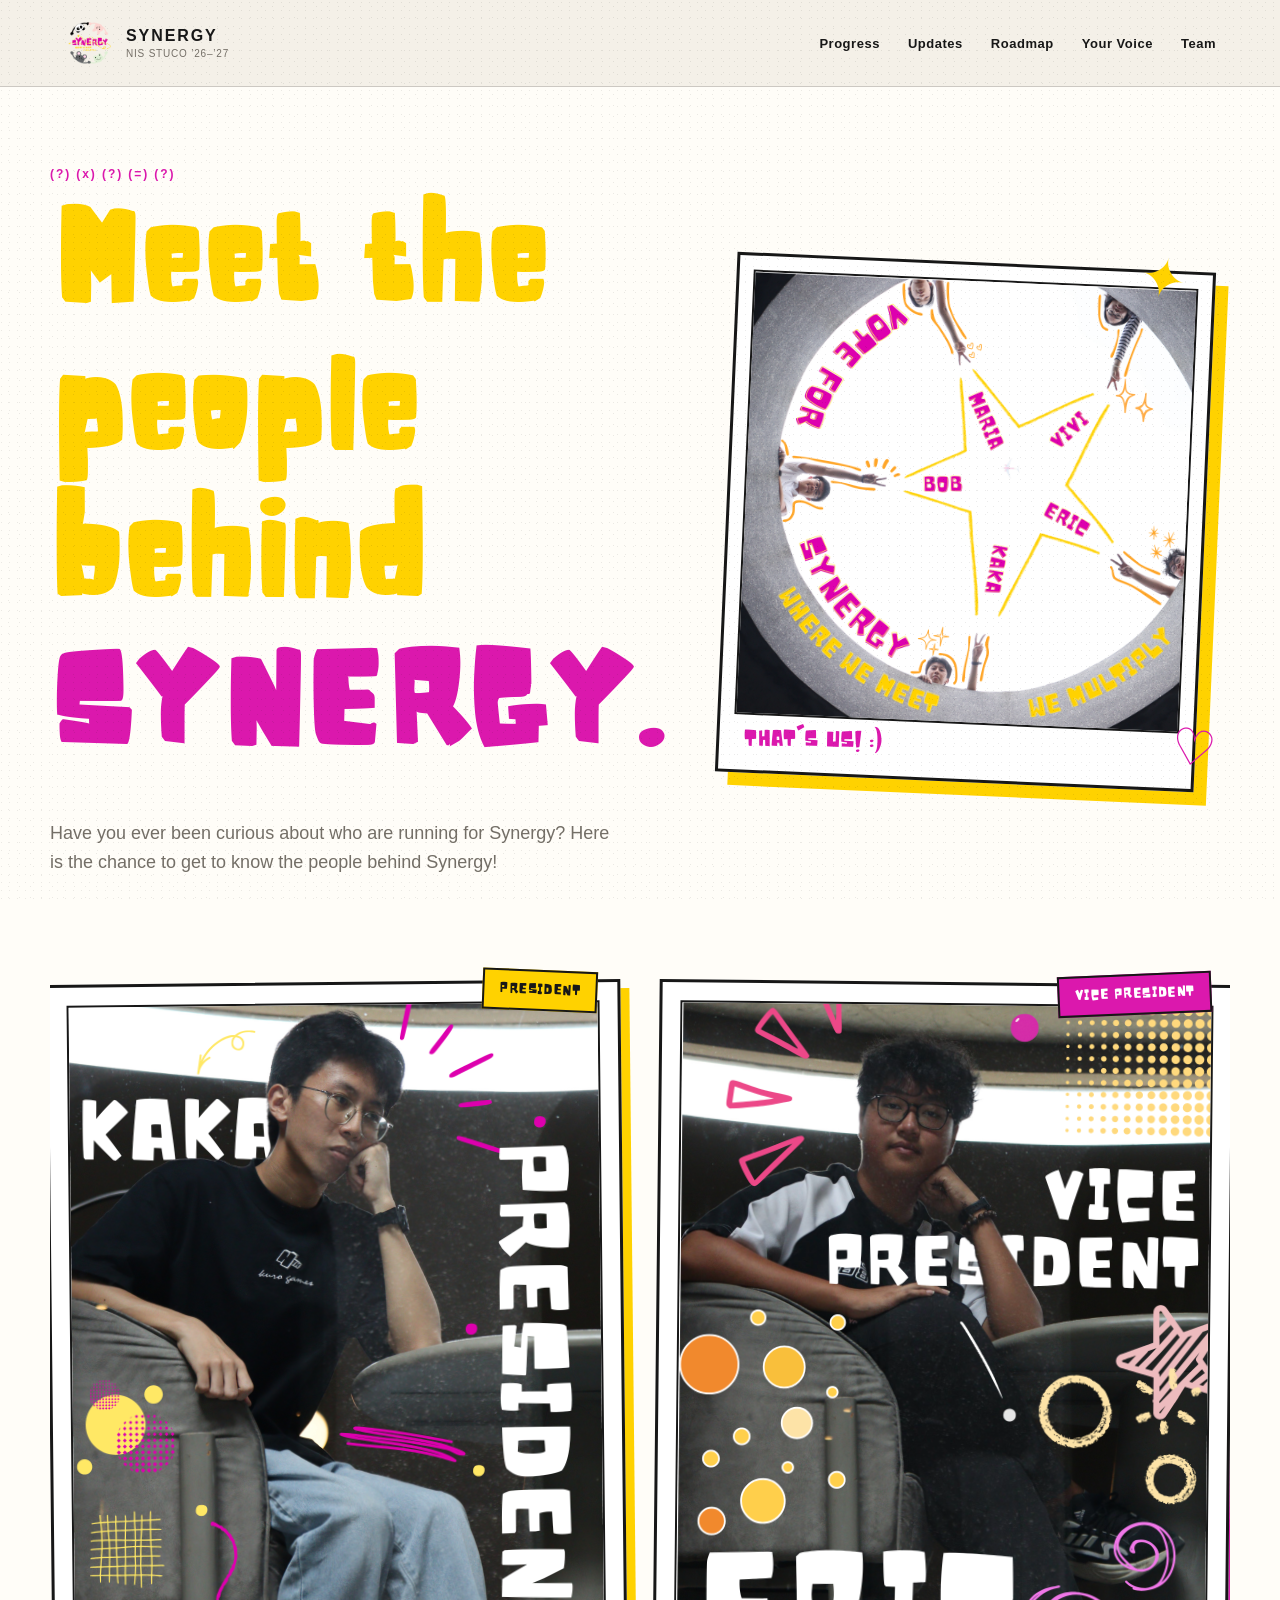
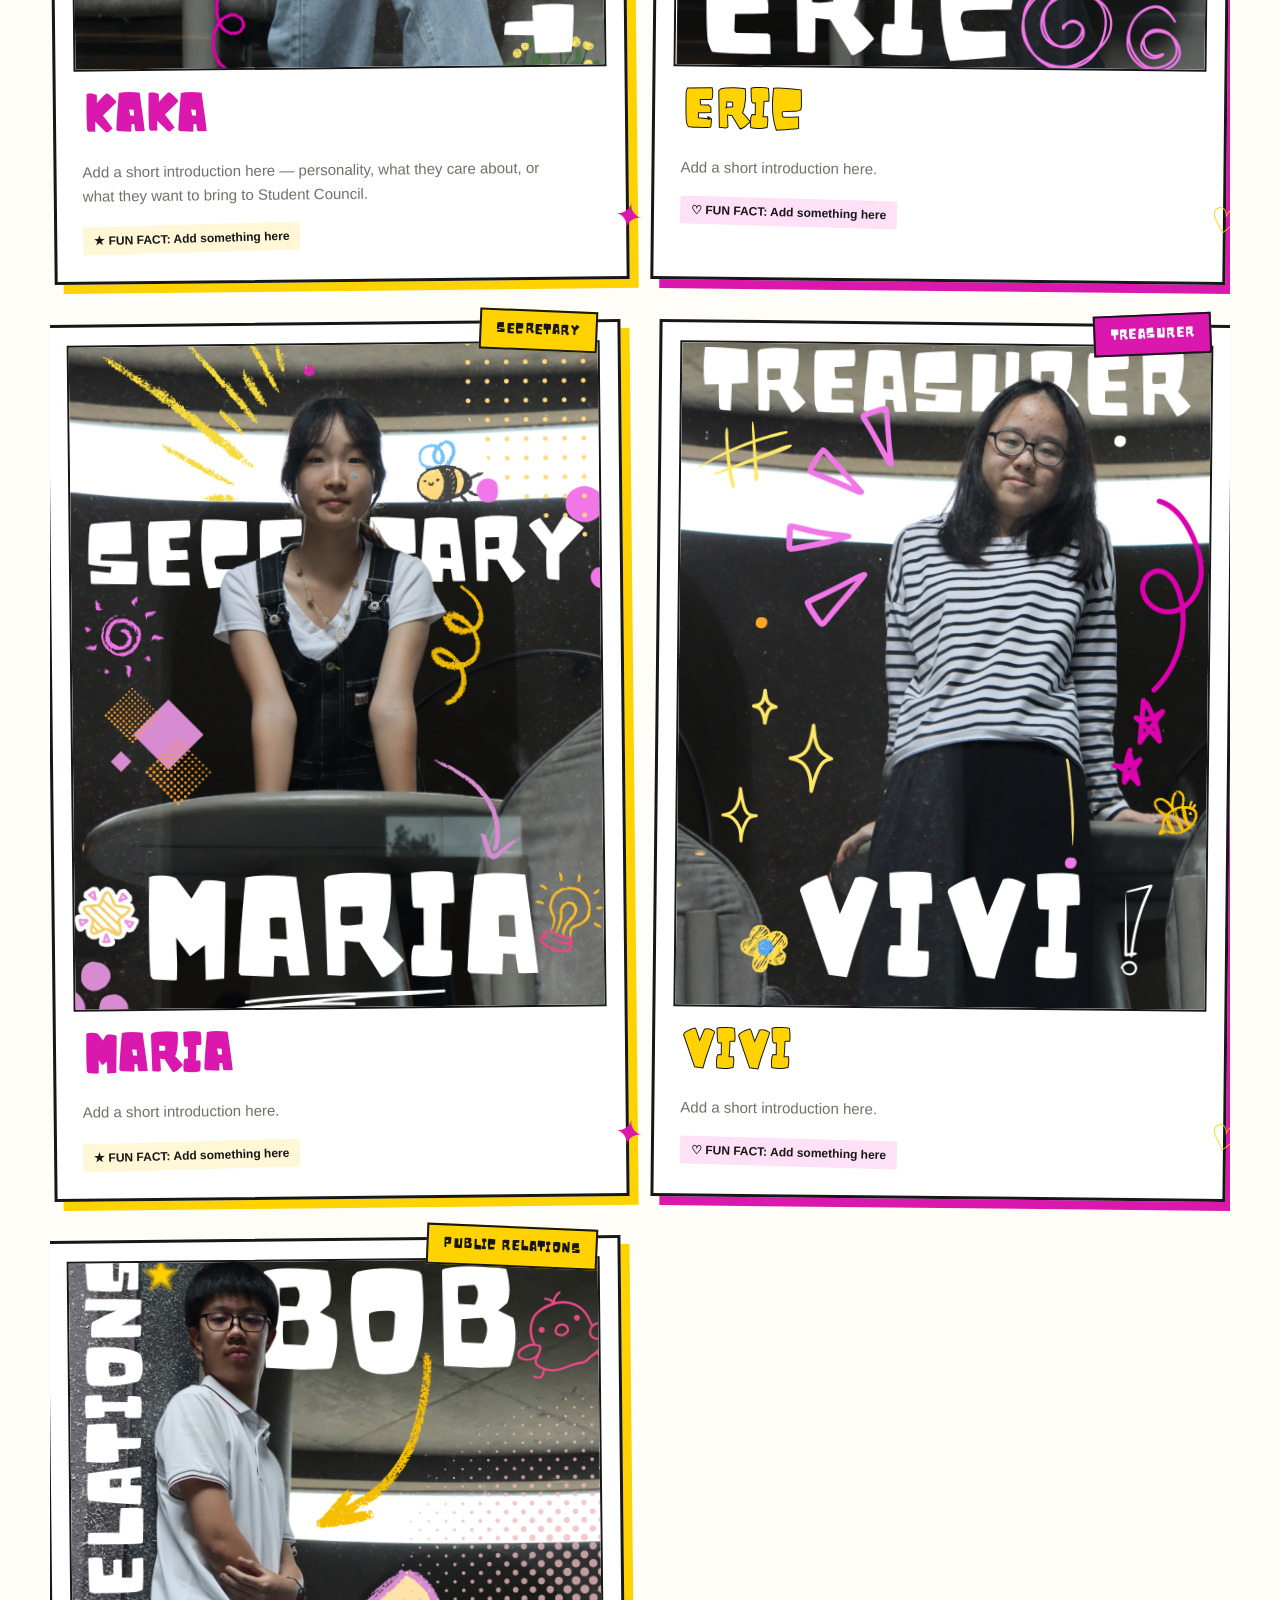
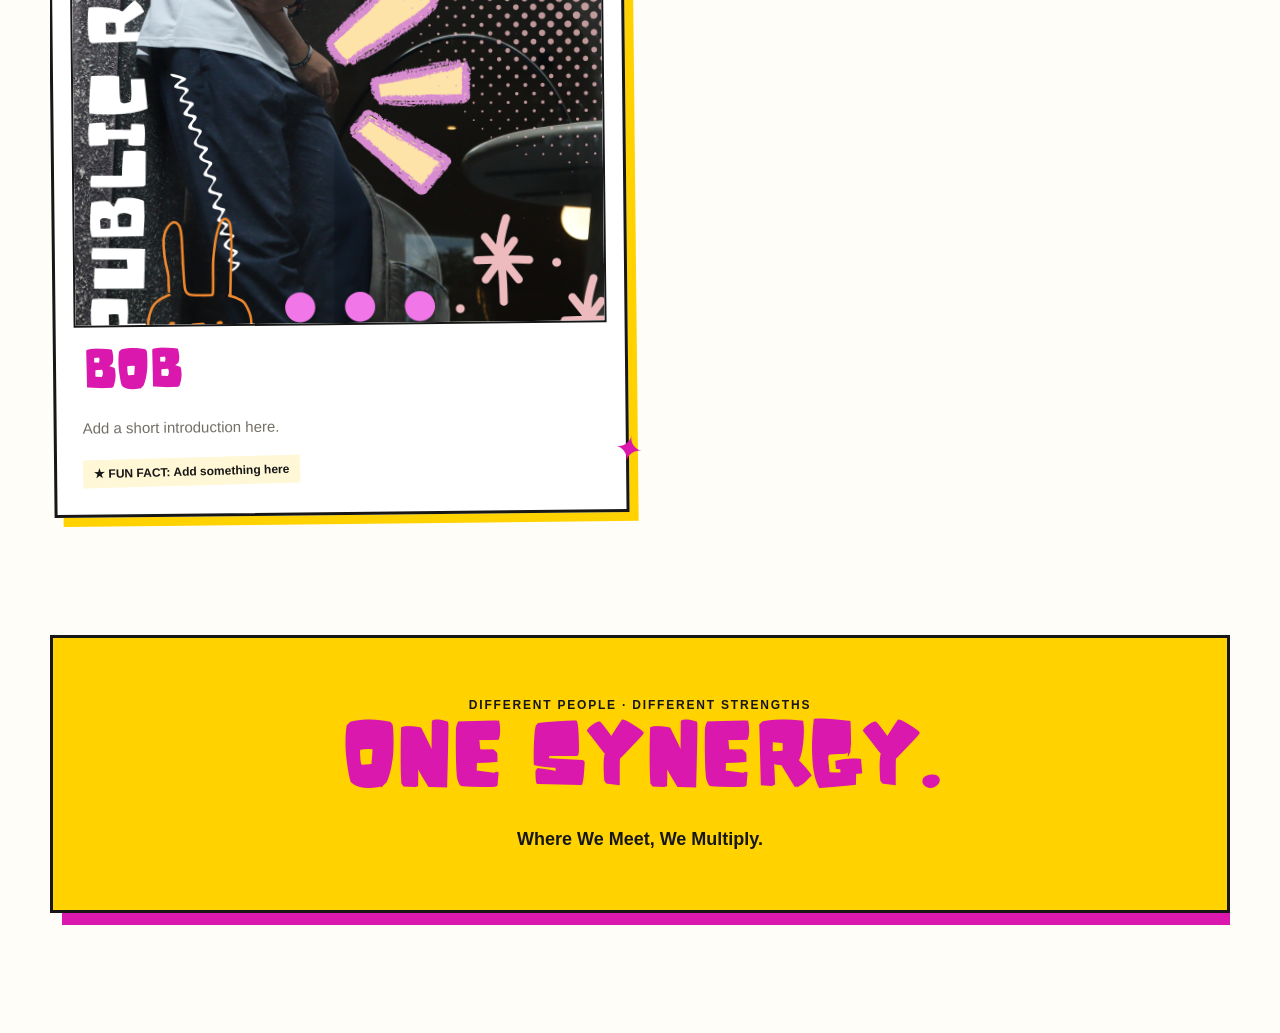
<file: team.html>
<!DOCTYPE html>
<html lang="en">

<head>
  <meta charset="UTF-8">
  <meta name="viewport" content="width=device-width, initial-scale=1.0">

  <title>Meet the Team | SYNERGY</title>

  <link rel="stylesheet" href="style.css">

  <link rel="manifest" href="manifest.json">
  <meta name="theme-color" content="#db18ad">
  <link rel="apple-touch-icon" href="icon-192.png">

  <style>

    .team-page {
      position: relative;
      overflow: hidden;
    }

    .team-hero {
  position: relative;

  display: grid;
  grid-template-columns: 1.05fr 0.95fr;
  gap: 60px;
  align-items: center;

  min-height: 85vh;
  padding: 80px 0 75px;
}

    .team-hero .eyebrow {
      margin-bottom: 18px;
      color: var(--pink);
    }

    .team-hero h1 {
      position: relative;
      z-index: 2;

      max-width: 900px;
      margin: 0;

      font-family: "Noot", sans-serif;
      font-size: clamp(65px, 10vw, 125px);
      line-height: 1.18;
      letter-spacing: 0.01em;

      color: var(--yellow);
    }

    .team-hero h1 .pink {
      color: var(--pink);
    }

    .team-hero h1 .yellow {
      color: var(--yellow);

      -webkit-text-stroke: 1px var(--ink);
    }

    .team-intro {
      max-width: 560px;
      margin: 30px 0 0;

      font-size: 18px;
      line-height: 1.6;
      color: var(--muted);
    }


    /* HERO DOODLES */

    .team-doodle {
      position: absolute;
      z-index: 1;

      font-family: "Noot", sans-serif;
      pointer-events: none;
      user-select: none;
    }

    .team-star-one {
      top: 70px;
      right: 12%;

      color: var(--yellow);
      font-size: 55px;

      transform: rotate(15deg);
    }

    .team-star-two {
      top: 150px;
      right: 5%;

      color: var(--pink);
      font-size: 35px;

      transform: rotate(-10deg);
    }

    .team-heart {
      bottom: 80px;
      right: 20%;

      color: var(--pink);
      font-size: 50px;

      transform: rotate(12deg);
    }

    .team-arrow {
      bottom: 30px;
      left: 48%;

      color: var(--yellow);
      font-size: 60px;

      transform: rotate(15deg);
    }


    /* TEAM GRID */

    .team-grid {
      display: grid;
      grid-template-columns: repeat(2, 1fr);

      gap: 40px 30px;

      padding: 30px 0 120px;
    }


    /* MEMBER CARD */

    .member-card {
      position: relative;

      padding: 18px 18px 28px;

      border: 3px solid var(--ink);
      background: white;

      box-shadow: 9px 9px 0 var(--yellow);

      transition:
        transform 180ms ease,
        box-shadow 180ms ease;
    }

    .member-card:nth-child(even) {
      box-shadow: 9px 9px 0 var(--pink);
    }

    .member-card:nth-child(odd) {
      transform: rotate(-0.6deg);
    }

    .member-card:nth-child(even) {
      transform: rotate(0.6deg);
    }

    .member-card:hover {
      transform: rotate(0deg) translateY(-7px);
      box-shadow: 13px 13px 0 var(--pink);
    }

    .member-card:nth-child(even):hover {
      box-shadow: 13px 13px 0 var(--yellow);
    }


    /* PHOTO */

    .member-photo {
      position: relative;
      overflow: hidden;

      width: 100%;
      aspect-ratio: 4 / 5;

      background: var(--paper-2);
      border: 2px solid var(--ink);
    }

    .member-photo img {
      width: 100%;
      height: 100%;

      display: block;
      object-fit: cover;

      transition: transform 0.4s ease;
    }

    .member-card:hover .member-photo img {
      transform: scale(1.025);
    }


    /* POSITION STICKER */

    .member-role {
      position: absolute;
      top: -13px;
      right: 20px;

      z-index: 5;

      padding: 8px 15px;

      background: var(--yellow);
      border: 2px solid var(--ink);

      font-family: "Noot", sans-serif;
      font-size: 14px;
      letter-spacing: 0.03em;

      transform: rotate(3deg);
    }

    .member-card:nth-child(even) .member-role {
      background: var(--pink);
      color: white;

      transform: rotate(-3deg);
    }


    /* MEMBER TEXT */

    .member-info {
      position: relative;
      padding: 24px 8px 0;
    }

    .member-name {
      margin: 0;

      font-family: "Noot", sans-serif;
      font-size: clamp(35px, 4vw, 52px);
      line-height: 1;

      color: var(--pink);
    }

    .member-card:nth-child(even) .member-name {
      color: var(--yellow);

      -webkit-text-stroke: 1px var(--ink);
    }

    .member-description {
      margin: 14px 0 0;

      max-width: 90%;

      color: var(--muted);
      font-size: 15px;
      line-height: 1.55;
    }


    /* FUN FACT */

    .fun-fact {
      display: inline-block;

      margin-top: 18px;
      padding: 7px 11px;

      background: var(--paper-2);

      font-size: 12px;
      font-weight: 700;

      transform: rotate(-1deg);
    }

    .member-card:nth-child(even) .fun-fact {
      background: #ffe1f7;
      transform: rotate(1deg);
    }


    /* CARD DOODLES */

    .member-card::after {
      content: "✦";

      position: absolute;
      right: -17px;
      bottom: 40px;

      color: var(--pink);
      font-size: 35px;

      transform: rotate(12deg);
    }

    .member-card:nth-child(even)::after {
      content: "♡";
      color: var(--yellow);
    }


    /* GROUP ENDING */

    .team-ending {
      position: relative;

      margin-bottom: 120px;
      padding: 60px 40px;

      text-align: center;

      border: 3px solid var(--ink);

      background: var(--yellow);
      box-shadow: 12px 12px 0 var(--pink);
    }

    .team-ending .tiny {
      margin: 0 0 10px;

      font-size: 12px;
      font-weight: 800;
      letter-spacing: 0.15em;
    }

    .team-ending h2 {
      margin: 0;

      font-family: "Noot", sans-serif;
      font-size: clamp(45px, 7vw, 85px);
      line-height: 1.05;

      color: var(--pink);
    }

    .team-ending p {
      margin: 18px 0 0;

      font-size: 18px;
      font-weight: 700;
    }


    /* MOBILE */

    @media (max-width: 800px) {

      .team-hero {
        padding-top: 70px;
      }

      .team-grid {
        grid-template-columns: 1fr;
        gap: 35px;
      }

      .member-card,
      .member-card:nth-child(even),
      .member-card:nth-child(odd) {
        transform: none;
      }

      .team-star-one {
        right: 5%;
      }

      .team-heart {
        display: none;
      }

      .team-ending {
        padding: 45px 20px;
      }

    }

  </style>
</head>


<body>

<div class="grain"></div>

<header class="site-header">

  <a class="brand" href="index.html">

    <img
      src="synergy-logo.png"
      class="brand-logo"
      alt="Synergy Logo"
      width="50"
      height="50"
    >

    <span class="brand-text">
      <strong>SYNERGY</strong>
      <small>NIS STUCO ’26–’27</small>
    </span>

  </a>


  <nav>
    <a href="index.html#progress">Progress</a>
    <a href="index.html#updates">Updates</a>
    <a href="index.html#roadmap">Roadmap</a>
    <a href="index.html#ideas">Your Voice</a>
    <a href="team.html">Team</a>
  </nav>

</header>


<main class="team-page">

<section class="team-hero">

  <div class="team-hero-text">

    <p class="eyebrow">
      (?) (x) (?) (=) (?)
    </p>

    <h1>
      Meet the people<br>
      behind
      <span class="pink">SYNERGY.</span>
    </h1>

    <p class="team-intro">
      Have you ever been curious about who are running for Synergy? Here is the chance to get to know the people behind Synergy!
    </p>

  </div>

  <div class="team-group-photo">

    <span class="photo-doodle doodle-one">✦</span>
    <span class="photo-doodle doodle-two">♡</span>

    <div class="group-photo-frame">

      <img
        src="group-photo.png"
        alt="The Synergy Team"
      >

      <span class="photo-note">
        THAT'S US! :)
      </span>

    </div>

  </div>

</section>



 <section class="team-grid">


    <!-- MEMBER 1 -->

    <article class="member-card">

      <span class="member-role">PRESIDENT</span>

      <div class="member-photo">
        <img src="1.png" alt="Synergy President">
      </div>

      <div class="member-info">

        <h2 class="member-name">
          KAKA
        </h2>

        <p class="member-description">
          Add a short introduction here — personality,
          what they care about, or what they want to bring
          to Student Council.
        </p>

        <span class="fun-fact">
          ★ FUN FACT: Add something here
        </span>

      </div>

    </article>



 <article class="member-card">

      <span class="member-role">VICE PRESIDENT</span>

      <div class="member-photo">
        <img src="4.png" alt="Synergy Vice President">
      </div>

      <div class="member-info">

        <h2 class="member-name">
          ERIC
        </h2>

        <p class="member-description">
          Add a short introduction here.
        </p>

        <span class="fun-fact">
          ♡ FUN FACT: Add something here
        </span>

      </div>

    </article>


 <article class="member-card">

      <span class="member-role">SECRETARY</span>

      <div class="member-photo">
        <img src="3.png" alt="Synergy Secretary">
      </div>

      <div class="member-info">

        <h2 class="member-name">
          MARIA
        </h2>

        <p class="member-description">
          Add a short introduction here.
        </p>

        <span class="fun-fact">
          ★ FUN FACT: Add something here
        </span>

      </div>

    </article>



    <!-- MEMBER 4 -->

    <article class="member-card">

      <span class="member-role">TREASURER</span>

      <div class="member-photo">
        <img src="2.png" alt="Synergy Treasurer">
      </div>

      <div class="member-info">

        <h2 class="member-name">
          VIVI
        </h2>

        <p class="member-description">
          Add a short introduction here.
        </p>

        <span class="fun-fact">
          ♡ FUN FACT: Add something here
        </span>

      </div>

    </article>



    <!-- MEMBER 5 -->

    <article class="member-card">

      <span class="member-role">PUBLIC RELATIONS</span>

      <div class="member-photo">
        <img src="5.png" alt="Synergy Public Relations">
      </div>

      <div class="member-info">

        <h2 class="member-name">
          BOB
        </h2>

        <p class="member-description">
          Add a short introduction here.
        </p>

        <span class="fun-fact">
          ★ FUN FACT: Add something here
        </span>

      </div>

    </article>

  </section>



  <!-- =====================
       ENDING
       ===================== -->

  <section class="team-ending">

    <p class="tiny">
      DIFFERENT PEOPLE · DIFFERENT STRENGTHS
    </p>

    <h2>
      ONE SYNERGY.
    </h2>

    <p>
      Where We Meet, We Multiply.
    </p>

  </section>


</main>

</body>
</html>
</file>
<file: style.css>
:root {
  --ink: #171717;

  --paper: #fffdf8;
  --paper-2: #fff7d6;

  --pink: #db18ad;
  --yellow: #ffd200;

  --muted: #746f67;
  --line: rgba(23, 23, 23, 0.18);

  --white: #ffffff;
}

@font-face {
  font-family: "Noot";
  src: url("noot-regular.ttf") format("truetype");
  font-weight: 400;
  font-style: normal;
  font-display: swap;
}

.team-group-photo {
  position: relative;

  display: flex;
  justify-content: center;
  align-items: center;

  min-height: 600px;
}


.group-photo-frame {
  position: relative;

  width: min(100%, 520px);

  padding: 14px 14px 55px;

  background: white;

  border: 3px solid var(--ink);

  box-shadow:
    13px 13px 0 var(--yellow);

  transform: rotate(2.5deg);

  transition:
    transform 0.25s ease,
    box-shadow 0.25s ease;
}


.group-photo-frame:hover {
  transform:
    rotate(0deg)
    translateY(-6px);

  box-shadow:
    15px 15px 0 var(--pink);
}


.group-photo-frame img {
  display: block;

  width: 100%;
  aspect-ratio: 1 / 1;

  object-fit: cover;

  border: 2px solid var(--ink);
}


/* little handwritten-style note */

.photo-note {
  position: absolute;

  left: 25px;
  bottom: 14px;

  font-family: "Noot", sans-serif;
  font-size: 22px;

  color: var(--pink);

  transform: rotate(-2deg);
}


/* DOODLES */

.photo-doodle {
  position: absolute;

  z-index: 5;

  font-family: "Noot", sans-serif;

  pointer-events: none;
}


.doodle-one {
  top: 20px;
  right: 20px;

  color: var(--yellow);

  font-size: 55px;

  transform: rotate(15deg);
}


.doodle-two {
  bottom: 30px;
  right: -10px;

  color: var(--pink);

  font-size: 50px;

  transform: rotate(10deg);
}


.doodle-three {
  top: 100px;
  left: -25px;

  color: var(--pink);

  font-size: 45px;

  transform: rotate(-15deg);
}

.doodle {
  position: absolute;
  font-family: "Noot", sans-serif;
  pointer-events: none;
  user-select: none;
  z-index: 2;
}

.doodle-pink {
  color: var(--pink);
}

.doodle-yellow {
  color: var(--yellow);
}

.eyebrow,
.project-category,
.timeline-date,
.update-date {
  color: var(--pink);
}

.section h2,
.voice-card h2 {
  color: var(--pink);
}

.section:nth-of-type(even) h2 {
  color: var(--yellow);
  text-shadow:
    -1px -1px 0 var(--ink),
     1px -1px 0 var(--ink),
    -1px  1px 0 var(--ink),
     1px  1px 0 var(--ink);
}

.project-card h3 {
  color: var(--pink);
}

.project-card:nth-child(even) h3 {
  color: var(--yellow);
  text-shadow:
    -1px -1px 0 var(--ink),
     1px -1px 0 var(--ink),
    -1px  1px 0 var(--ink),
     1px  1px 0 var(--ink);
}

.update-title {
  color: var(--pink);
}

.timeline-item h3 {
  color: var(--pink);
}

.timeline-item:nth-child(even) h3 {
  color: var(--yellow);
  text-shadow:
    -1px -1px 0 var(--ink),
     1px -1px 0 var(--ink),
    -1px  1px 0 var(--ink),
     1px  1px 0 var(--ink);
}

.dictionary-word {
  color: var(--pink);
}

* {
  box-sizing: border-box;
}

html {
  scroll-behavior: smooth;
}

body {
  margin: 0;
  color: var(--ink);
  background: var(--paper);
  font-family: "DM Sans", sans-serif;
  overflow-x: hidden;
}

.grain {
  pointer-events: none;
  position: fixed;
  inset: 0;
  z-index: 99;
  opacity: 0.08;
  background-image:
    radial-gradient(circle at 20% 30%, #000 0.6px, transparent 0.7px),
    radial-gradient(circle at 75% 60%, #000 0.5px, transparent 0.6px);
  background-size: 8px 8px, 11px 11px;
  mix-blend-mode: multiply;
}

.site-header {
  position: sticky;
  top: 0;
  z-index: 50;
  display: flex;
  align-items: center;
  justify-content: space-between;
  padding: 18px clamp(20px, 5vw, 70px);
  border-bottom: 1px solid var(--line);
  background: rgba(243, 239, 230, 0.92);
  backdrop-filter: blur(12px);
}

.brand {
  display: inline-flex;
  gap: 12px;
  align-items: center;
  color: inherit;
  text-decoration: none;
}

.brand-mark {
  display: grid;
  place-items: center;
  width: 42px;
  height: 42px;
  border: 2px solid var(--ink);
  border-radius: 50%;
  font-family: "Playfair Display", serif;
  font-size: 23px;
  font-weight: 700;
  transform: rotate(-6deg);
}

.brand-text {
  display: flex;
  flex-direction: column;
  line-height: 1;
}

.brand-text strong {
  letter-spacing: 0.12em;
}

.brand-text small {
  margin-top: 5px;
  color: var(--muted);
  font-size: 10px;
  letter-spacing: 0.08em;
}

nav {
  display: flex;
  gap: 28px;
}

nav a {
  position: relative;

  color: var(--ink);
  text-decoration: none;
  font-size: 13px;
  font-weight: 700;
  letter-spacing: 0.04em;
}

nav a::after {
  content: "";
  position: absolute;

  left: 0;
  bottom: -5px;

  width: 0;
  height: 4px;

  background: var(--yellow);
  border-radius: 50%;

  transition: width 0.2s ease;
}

nav a:hover::after {
  width: 100%;
}

nav a:hover {
  color: var(--pink);
}

.menu-btn {
  display: none;
  border: 0;
  background: transparent;
  font-size: 25px;
  cursor: pointer;
}

main {
  width: min(1180px, calc(100% - 40px));
  margin: 0 auto;
}

.hero {
  min-height: 74vh;
  display: grid;
  grid-template-columns: minmax(0, 1.5fr) minmax(300px, 0.75fr);
  gap: clamp(40px, 8vw, 100px);
  align-items: center;
  padding: 90px 0 75px;
}

.eyebrow {
  margin: 0 0 12px;
  color: var(--pink);
  font-size: 12px;
  font-weight: 800;
  letter-spacing: 0.16em;
}

.hero-yellow {
  color: var(--yellow);
  -webkit-text-stroke: 1px var(--ink);
}

.hero h1,
.section h2,
.voice-card h2,
.project-card h3,
.timeline-item h3 {
  font-family: "Noot", sans-serif;
}

.hero h1 {
  color: var(--yellow);
}

.hero h1 em {
  color: var(--pink);
  font-style: normal;
}

.hero h1 {
  margin: 0;
  max-width: 850px;
  font-size: clamp(55px, 8vw, 105px);
  line-height: 1.18;
  letter-spacing: 0.01em;
}

.hero h1 em {
  color: var(--accent);
  font-weight: 700;
}

.hero h1 em {
  position: relative;
  display: inline-block;
  color: var(--pink);
  font-style: normal;
}

.hero h1 em::after {
  content: "";
  position: absolute;

  left: 2%;
  bottom: -7px;

  width: 96%;
  height: 7px;

  background: var(--yellow);

  border-radius: 50%;
  transform: rotate(-1.5deg);

  z-index: -1;
}

.hero-sub {
  max-width: 680px;
  margin: 28px 0 0;
  color: #504c46;
  font-size: clamp(17px, 2vw, 21px);
  line-height: 1.6;
}

.hero-actions {
  display: flex;
  gap: 12px;
  flex-wrap: wrap;
  margin-top: 32px;
}

.btn {
  display: inline-flex;
  align-items: center;
  justify-content: center;
  min-height: 47px;
  padding: 0 20px;
  border: 1.5px solid var(--ink);
  border-radius: 999px;
  color: var(--ink);
  font-size: 14px;
  font-weight: 800;
  text-decoration: none;
  transition: 160ms ease;
}

.btn:hover {
  transform: translateY(-2px);
}

.btn.primary {
  background: var(--ink);
  color: var(--white);
}

.btn.secondary {
  background: transparent;
}

.score-card {
  padding: 30px;
  border: 3px solid var(--ink);
  background: #fff;
  box-shadow: 10px 10px 0 var(--yellow);
  transform: rotate(1.5deg);
  border-radius: 4px;
}

.score-number {
  color: var(--pink);
}

.score-label {
  font-size: 12px;
  font-weight: 800;
  letter-spacing: 0.15em;
}

.score-number {
  margin: 18px 0 10px;
  font-family: "Playfair Display", serif;
  font-size: 90px;
  line-height: 1;
}

.score-number small {
  font-size: 28px;
}

.progress-track {
  position: relative;
  height: 9px;
  overflow: hidden;
  border: 1px solid var(--ink);
  border-radius: 99px;
  background: var(--paper-2);
}

.progress-track.big {
  height: 14px;
}

.progress-fill {
  width: 0;
  height: 100%;

  background: linear-gradient(
    90deg,
    #db18ad 0%,
    #db18ad 45%,
    #ffd200 100%
  );

  transition: width 900ms cubic-bezier(.16,.8,.22,1);
}

.score-meta {
  display: flex;
  justify-content: space-between;
  margin-top: 16px;
  font-size: 13px;
}

.updated {
  margin: 24px 0 0;
  color: var(--muted);
  font-size: 12px;
}

.definition-strip {
  display: grid;
  grid-template-columns: auto auto 1fr;
  gap: 20px;
  align-items: baseline;
  padding: 24px 0;
  border-top: 2px solid var(--ink);
  border-bottom: 2px solid var(--ink);
}

.dictionary-word {
  font-family: "Playfair Display", serif;
  font-size: 25px;
  font-weight: 700;
}

.phonetic {
  color: var(--muted);
  font-size: 13px;
}

.definition {
  line-height: 1.5;
}

.section {
  padding: 75px 0;
}

.section-heading {
  display: flex;
  align-items: end;
  justify-content: space-between;
  gap: 30px;
  margin-bottom: 40px;
}

.section h2,
.voice-card h2 {
  margin: 0;
  font-size: clamp(40px, 5vw, 66px);
  line-height: 1;
}

.section-note {
  max-width: 280px;
  margin: 0;
  color: var(--muted);
  font-size: 14px;
  text-align: right;
}

.filter-row {
  display: flex;
  flex-wrap: wrap;
  gap: 8px;
}

.filter {
  padding: 9px 13px;
  border: 1px solid var(--line);
  border-radius: 999px;
  background: transparent;
  color: var(--ink);
  font: inherit;
  font-size: 12px;
  font-weight: 700;
  cursor: pointer;
}

.filter.active,
.filter:hover {
  border-color: var(--ink);
  background: var(--ink);
  color: var(--white);
}

.progress-grid {
  display: grid;
  grid-template-columns: repeat(2, 1fr);
  gap: 18px;
}

.project-card {
  padding: 26px;
  border: 1px solid var(--line);
  background: rgba(255,255,255,.35);
  transition: transform 160ms ease, box-shadow 160ms ease;
}

.project-card:hover {
  transform: translateY(-4px);
  box-shadow: var(--shadow);
}

.project-top {
  display: flex;
  justify-content: space-between;
  gap: 18px;
}

.project-category {
  color: var(--muted);
  font-size: 11px;
  font-weight: 800;
  letter-spacing: 0.12em;
  text-transform: uppercase;
}

.status-pill {
  white-space: nowrap;
  padding: 6px 9px;
  border-radius: 99px;
  font-size: 10px;
  font-weight: 800;
  text-transform: uppercase;
}

.status-complete {
  background: #dcebdd;
  color: #2e5e3b;
}

.status-active {
  background: #ffe2d8;
  color: #9f3c25;
}

.status-planned {
  background: #dedbd5;
  color: #5f5b55;
}

.project-card h3 {
  margin: 18px 0 8px;
  font-family: "Playfair Display", serif;
  font-size: 27px;
}

.project-card p {
  margin: 0;
  color: #5e5952;
  line-height: 1.55;
}

.project-progress {
  margin-top: 25px;
}

.project-progress-row {
  display: flex;
  justify-content: space-between;
  margin-bottom: 8px;
  font-size: 11px;
  font-weight: 800;
}

.updates-section {
  border-top: 1px solid var(--line);
}

.updates-list {
  border-top: 2px solid var(--ink);
}

.update-item {
  display: grid;
  grid-template-columns: 140px 1fr auto;
  gap: 30px;
  align-items: center;
  padding: 24px 0;
  border-bottom: 1px solid var(--line);
}

.update-date {
  color: var(--muted);
  font-size: 13px;
}

.update-title {
  margin: 0 0 4px;
  font-weight: 800;
}

.update-description {
  margin: 0;
  color: var(--muted);
  font-size: 14px;
}

.update-tag {
  padding: 7px 10px;
  border: 1px solid var(--ink);
  border-radius: 99px;
  font-size: 10px;
  font-weight: 800;
}

.timeline {
  position: relative;
  margin-left: 12px;
  border-left: 2px solid var(--ink);
}

.timeline-item {
  position: relative;
  padding: 0 0 45px 38px;
}

.timeline-dot {
  position: absolute;
  left: -8px;
  top: 3px;
  width: 14px;
  height: 14px;
  border: 2px solid var(--ink);
  border-radius: 50%;
  background: var(--paper);
}

.timeline-item.current .timeline-dot {
  background: var(--pink);
}

.timeline-date {
  color: var(--pink);
  font-size: 11px;
  font-weight: 800;
  letter-spacing: 0.12em;
}

.timeline-item h3 {
  margin: 7px 0;
  font-family: "Playfair Display", serif;
  font-size: 27px;
}

.timeline-item p {
  max-width: 680px;
  margin: 0;
  color: var(--muted);
  line-height: 1.6;
}

.voice-section {
  padding-top: 30px;
}

.voice-card {
  display: flex;
  justify-content: space-between;
  gap: 40px;
  align-items: end;
  padding: clamp(30px, 6vw, 70px);
  background: var(--accent);
  color: var(--ink);
  border: 2px solid var(--ink);
  box-shadow: 12px 12px 0 var(--ink);
}

.voice-card p:not(.eyebrow) {
  max-width: 650px;
  margin: 20px 0 0;
  line-height: 1.6;
}

.voice-card .eyebrow {
  color: var(--ink);
}

footer {
  width: min(1180px, calc(100% - 40px));
  margin: 70px auto 0;
  padding: 30px 0 50px;
  border-top: 2px solid var(--ink);
  display: flex;
  justify-content: space-between;
  gap: 20px;
  color: var(--muted);
  font-size: 12px;
}

footer div {
  display: flex;
  gap: 12px;
}

footer strong {
  color: var(--ink);
  letter-spacing: .12em;
}

.toast {
  position: fixed;
  left: 50%;
  bottom: 28px;
  z-index: 100;
  transform: translate(-50%, 120px);
  padding: 12px 18px;
  border: 1px solid var(--ink);
  background: var(--ink);
  color: var(--white);
  border-radius: 8px;
  font-size: 13px;
  opacity: 0;
  transition: 220ms ease;
}

.toast.show {
  transform: translate(-50%, 0);
  opacity: 1;
}

@media (max-width: 820px) {
  nav {
    position: absolute;
    top: 79px;
    left: 20px;
    right: 20px;
    display: none;
    flex-direction: column;
    padding: 20px;
    border: 1px solid var(--line);
    background: var(--white);
    box-shadow: var(--shadow);
  }

  nav.open {
    display: flex;
  }

  .menu-btn {
    display: block;
  }

  .hero {
    min-height: auto;
    grid-template-columns: 1fr;
    padding-top: 70px;
  }

  .score-card {
    transform: none;
  }

  .definition-strip {
    grid-template-columns: 1fr;
    gap: 6px;
  }

  .section {
    padding: 80px 0;
  }

  .section-heading {
    align-items: start;
    flex-direction: column;
  }

  .section-note {
    text-align: left;
  }

  .progress-grid {
    grid-template-columns: 1fr;
  }

  .update-item {
    grid-template-columns: 1fr;
    gap: 8px;
  }

  .update-tag {
    width: max-content;
  }

  .voice-card {
    align-items: start;
    flex-direction: column;
  }

  .voice-card .btn {
  min-width: 170px;
  white-space: nowrap;
  }

  footer {
    flex-direction: column;
  }

  .brand-logo {
  width: 30px;
  height: 30px;
  object-fit: contain;
  }
}
</file>
